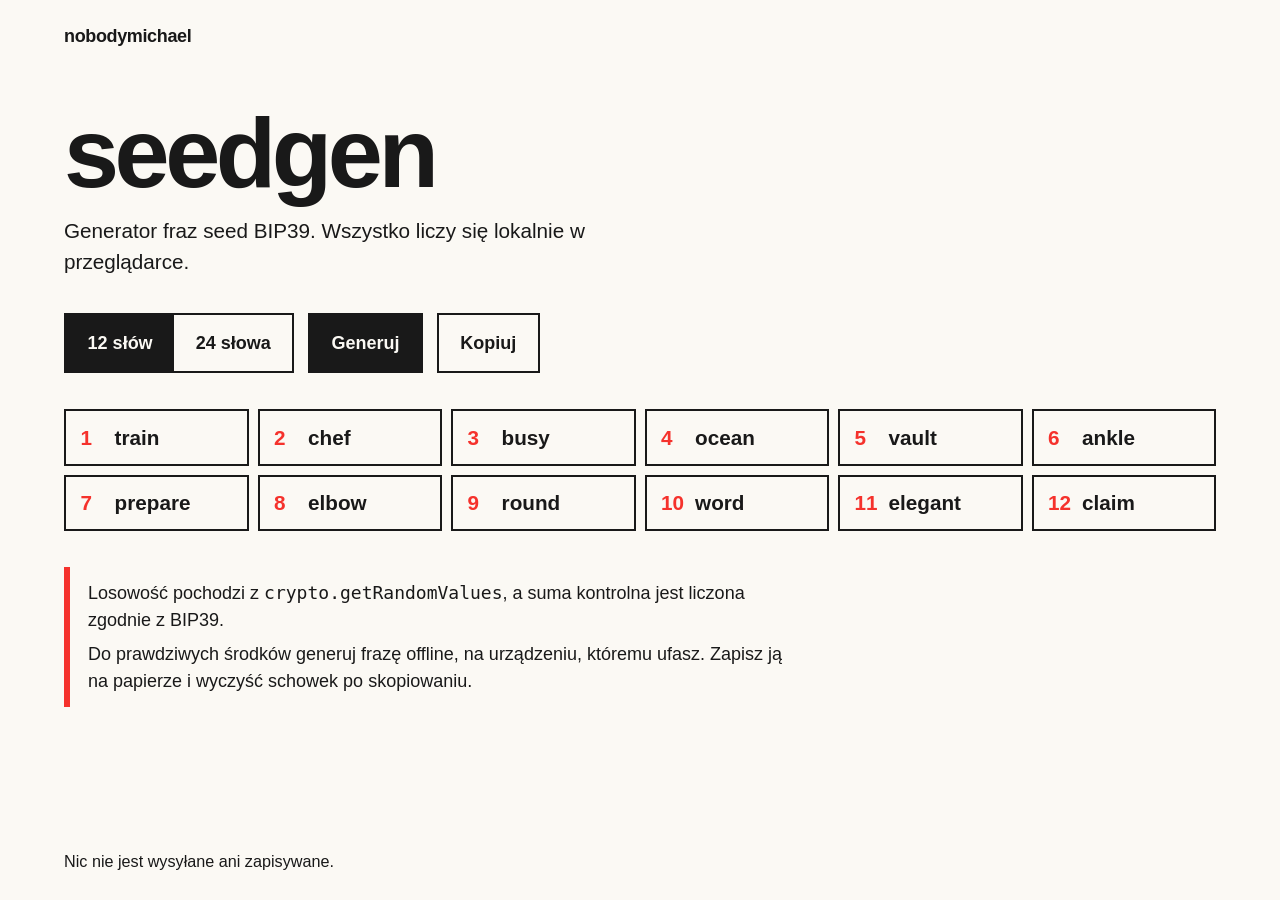
<file: index.html>
<!doctype html>
<html lang="pl">
<head>
<meta charset="utf-8">
<meta name="viewport" content="width=device-width,initial-scale=1">
<meta name="theme-color" content="#FBF9F4">
<link rel="icon" href="data:image/svg+xml,%3Csvg xmlns='http://www.w3.org/2000/svg' viewBox='0 0 32 32'%3E%3Crect width='32' height='32' fill='%23191919'/%3E%3Ccircle cx='16' cy='16' r='7' fill='%23F5322C'/%3E%3C/svg%3E">
<title>seedgen | nobodymichael</title>
<link rel="stylesheet" href="style.css">
</head>
<body>
<div class="wrap">
<header><a class="brand" href="https://nobodymichael.github.io">nobodymichael</a></header>
<main>
<h1>seedgen</h1>
<p class="lead">Generator fraz seed BIP39. Wszystko liczy się lokalnie w przeglądarce.</p>
<div class="row">
<div class="seg" role="radiogroup" aria-label="Liczba słów">
<input type="radio" name="n" id="n12" value="12" checked><label for="n12">12 słów</label>
<input type="radio" name="n" id="n24" value="24"><label for="n24">24 słowa</label>
</div>
<button class="btn" id="gen">Generuj</button>
<button class="btn ghost" id="copy">Kopiuj</button>
</div>
<ol class="words" id="words" aria-live="polite"></ol>
<div class="note">
<p>Losowość pochodzi z <code>crypto.getRandomValues</code>, a suma kontrolna jest liczona zgodnie z BIP39.</p>
<p>Do prawdziwych środków generuj frazę offline, na urządzeniu, któremu ufasz. Zapisz ją na papierze i wyczyść schowek po skopiowaniu.</p>
</div>
</main>
</div>
<footer class="wrap">Nic nie jest wysyłane ani zapisywane.</footer>
<script>
(function(){
  var WORDS="abandon ability able about above absent absorb abstract absurd abuse access accident account accuse achieve acid acoustic acquire across act action actor actress actual adapt add addict address adjust admit adult advance advice aerobic affair afford afraid again age agent agree ahead aim air airport aisle alarm album alcohol alert alien all alley allow almost alone alpha already also alter always amateur amazing among amount amused analyst anchor ancient anger angle angry animal ankle announce annual another answer antenna antique anxiety any apart apology appear apple approve april arch arctic area arena argue arm armed armor army around arrange arrest arrive arrow art artefact artist artwork ask aspect assault asset assist assume asthma athlete atom attack attend attitude attract auction audit august aunt author auto autumn average avocado avoid awake aware away awesome awful awkward axis baby bachelor bacon badge bag balance balcony ball bamboo banana banner bar barely bargain barrel base basic basket battle beach bean beauty because become beef before begin behave behind believe below belt bench benefit best betray better between beyond bicycle bid bike bind biology bird birth bitter black blade blame blanket blast bleak bless blind blood blossom blouse blue blur blush board boat body boil bomb bone bonus book boost border boring borrow boss bottom bounce box boy bracket brain brand brass brave bread breeze brick bridge brief bright bring brisk broccoli broken bronze broom brother brown brush bubble buddy budget buffalo build bulb bulk bullet bundle bunker burden burger burst bus business busy butter buyer buzz cabbage cabin cable cactus cage cake call calm camera camp can canal cancel candy cannon canoe canvas canyon capable capital captain car carbon card cargo carpet carry cart case cash casino castle casual cat catalog catch category cattle caught cause caution cave ceiling celery cement census century cereal certain chair chalk champion change chaos chapter charge chase chat cheap check cheese chef cherry chest chicken chief child chimney choice choose chronic chuckle chunk churn cigar cinnamon circle citizen city civil claim clap clarify claw clay clean clerk clever click client cliff climb clinic clip clock clog close cloth cloud clown club clump cluster clutch coach coast coconut code coffee coil coin collect color column combine come comfort comic common company concert conduct confirm congress connect consider control convince cook cool copper copy coral core corn correct cost cotton couch country couple course cousin cover coyote crack cradle craft cram crane crash crater crawl crazy cream credit creek crew cricket crime crisp critic crop cross crouch crowd crucial cruel cruise crumble crunch crush cry crystal cube culture cup cupboard curious current curtain curve cushion custom cute cycle dad damage damp dance danger daring dash daughter dawn day deal debate debris decade december decide decline decorate decrease deer defense define defy degree delay deliver demand demise denial dentist deny depart depend deposit depth deputy derive describe desert design desk despair destroy detail detect develop device devote diagram dial diamond diary dice diesel diet differ digital dignity dilemma dinner dinosaur direct dirt disagree discover disease dish dismiss disorder display distance divert divide divorce dizzy doctor document dog doll dolphin domain donate donkey donor door dose double dove draft dragon drama drastic draw dream dress drift drill drink drip drive drop drum dry duck dumb dune during dust dutch duty dwarf dynamic eager eagle early earn earth easily east easy echo ecology economy edge edit educate effort egg eight either elbow elder electric elegant element elephant elevator elite else embark embody embrace emerge emotion employ empower empty enable enact end endless endorse enemy energy enforce engage engine enhance enjoy enlist enough enrich enroll ensure enter entire entry envelope episode equal equip era erase erode erosion error erupt escape essay essence estate eternal ethics evidence evil evoke evolve exact example excess exchange excite exclude excuse execute exercise exhaust exhibit exile exist exit exotic expand expect expire explain expose express extend extra eye eyebrow fabric face faculty fade faint faith fall false fame family famous fan fancy fantasy farm fashion fat fatal father fatigue fault favorite feature february federal fee feed feel female fence festival fetch fever few fiber fiction field figure file film filter final find fine finger finish fire firm first fiscal fish fit fitness fix flag flame flash flat flavor flee flight flip float flock floor flower fluid flush fly foam focus fog foil fold follow food foot force forest forget fork fortune forum forward fossil foster found fox fragile frame frequent fresh friend fringe frog front frost frown frozen fruit fuel fun funny furnace fury future gadget gain galaxy gallery game gap garage garbage garden garlic garment gas gasp gate gather gauge gaze general genius genre gentle genuine gesture ghost giant gift giggle ginger giraffe girl give glad glance glare glass glide glimpse globe gloom glory glove glow glue goat goddess gold good goose gorilla gospel gossip govern gown grab grace grain grant grape grass gravity great green grid grief grit grocery group grow grunt guard guess guide guilt guitar gun gym habit hair half hammer hamster hand happy harbor hard harsh harvest hat have hawk hazard head health heart heavy hedgehog height hello helmet help hen hero hidden high hill hint hip hire history hobby hockey hold hole holiday hollow home honey hood hope horn horror horse hospital host hotel hour hover hub huge human humble humor hundred hungry hunt hurdle hurry hurt husband hybrid ice icon idea identify idle ignore ill illegal illness image imitate immense immune impact impose improve impulse inch include income increase index indicate indoor industry infant inflict inform inhale inherit initial inject injury inmate inner innocent input inquiry insane insect inside inspire install intact interest into invest invite involve iron island isolate issue item ivory jacket jaguar jar jazz jealous jeans jelly jewel job join joke journey joy judge juice jump jungle junior junk just kangaroo keen keep ketchup key kick kid kidney kind kingdom kiss kit kitchen kite kitten kiwi knee knife knock know lab label labor ladder lady lake lamp language laptop large later latin laugh laundry lava law lawn lawsuit layer lazy leader leaf learn leave lecture left leg legal legend leisure lemon lend length lens leopard lesson letter level liar liberty library license life lift light like limb limit link lion liquid list little live lizard load loan lobster local lock logic lonely long loop lottery loud lounge love loyal lucky luggage lumber lunar lunch luxury lyrics machine mad magic magnet maid mail main major make mammal man manage mandate mango mansion manual maple marble march margin marine market marriage mask mass master match material math matrix matter maximum maze meadow mean measure meat mechanic medal media melody melt member memory mention menu mercy merge merit merry mesh message metal method middle midnight milk million mimic mind minimum minor minute miracle mirror misery miss mistake mix mixed mixture mobile model modify mom moment monitor monkey monster month moon moral more morning mosquito mother motion motor mountain mouse move movie much muffin mule multiply muscle museum mushroom music must mutual myself mystery myth naive name napkin narrow nasty nation nature near neck need negative neglect neither nephew nerve nest net network neutral never news next nice night noble noise nominee noodle normal north nose notable note nothing notice novel now nuclear number nurse nut oak obey object oblige obscure observe obtain obvious occur ocean october odor off offer office often oil okay old olive olympic omit once one onion online only open opera opinion oppose option orange orbit orchard order ordinary organ orient original orphan ostrich other outdoor outer output outside oval oven over own owner oxygen oyster ozone pact paddle page pair palace palm panda panel panic panther paper parade parent park parrot party pass patch path patient patrol pattern pause pave payment peace peanut pear peasant pelican pen penalty pencil people pepper perfect permit person pet phone photo phrase physical piano picnic picture piece pig pigeon pill pilot pink pioneer pipe pistol pitch pizza place planet plastic plate play please pledge pluck plug plunge poem poet point polar pole police pond pony pool popular portion position possible post potato pottery poverty powder power practice praise predict prefer prepare present pretty prevent price pride primary print priority prison private prize problem process produce profit program project promote proof property prosper protect proud provide public pudding pull pulp pulse pumpkin punch pupil puppy purchase purity purpose purse push put puzzle pyramid quality quantum quarter question quick quit quiz quote rabbit raccoon race rack radar radio rail rain raise rally ramp ranch random range rapid rare rate rather raven raw razor ready real reason rebel rebuild recall receive recipe record recycle reduce reflect reform refuse region regret regular reject relax release relief rely remain remember remind remove render renew rent reopen repair repeat replace report require rescue resemble resist resource response result retire retreat return reunion reveal review reward rhythm rib ribbon rice rich ride ridge rifle right rigid ring riot ripple risk ritual rival river road roast robot robust rocket romance roof rookie room rose rotate rough round route royal rubber rude rug rule run runway rural sad saddle sadness safe sail salad salmon salon salt salute same sample sand satisfy satoshi sauce sausage save say scale scan scare scatter scene scheme school science scissors scorpion scout scrap screen script scrub sea search season seat second secret section security seed seek segment select sell seminar senior sense sentence series service session settle setup seven shadow shaft shallow share shed shell sheriff shield shift shine ship shiver shock shoe shoot shop short shoulder shove shrimp shrug shuffle shy sibling sick side siege sight sign silent silk silly silver similar simple since sing siren sister situate six size skate sketch ski skill skin skirt skull slab slam sleep slender slice slide slight slim slogan slot slow slush small smart smile smoke smooth snack snake snap sniff snow soap soccer social sock soda soft solar soldier solid solution solve someone song soon sorry sort soul sound soup source south space spare spatial spawn speak special speed spell spend sphere spice spider spike spin spirit split spoil sponsor spoon sport spot spray spread spring spy square squeeze squirrel stable stadium staff stage stairs stamp stand start state stay steak steel stem step stereo stick still sting stock stomach stone stool story stove strategy street strike strong struggle student stuff stumble style subject submit subway success such sudden suffer sugar suggest suit summer sun sunny sunset super supply supreme sure surface surge surprise surround survey suspect sustain swallow swamp swap swarm swear sweet swift swim swing switch sword symbol symptom syrup system table tackle tag tail talent talk tank tape target task taste tattoo taxi teach team tell ten tenant tennis tent term test text thank that theme then theory there they thing this thought three thrive throw thumb thunder ticket tide tiger tilt timber time tiny tip tired tissue title toast tobacco today toddler toe together toilet token tomato tomorrow tone tongue tonight tool tooth top topic topple torch tornado tortoise toss total tourist toward tower town toy track trade traffic tragic train transfer trap trash travel tray treat tree trend trial tribe trick trigger trim trip trophy trouble truck true truly trumpet trust truth try tube tuition tumble tuna tunnel turkey turn turtle twelve twenty twice twin twist two type typical ugly umbrella unable unaware uncle uncover under undo unfair unfold unhappy uniform unique unit universe unknown unlock until unusual unveil update upgrade uphold upon upper upset urban urge usage use used useful useless usual utility vacant vacuum vague valid valley valve van vanish vapor various vast vault vehicle velvet vendor venture venue verb verify version very vessel veteran viable vibrant vicious victory video view village vintage violin virtual virus visa visit visual vital vivid vocal voice void volcano volume vote voyage wage wagon wait walk wall walnut want warfare warm warrior wash wasp waste water wave way wealth weapon wear weasel weather web wedding weekend weird welcome west wet whale what wheat wheel when where whip whisper wide width wife wild will win window wine wing wink winner winter wire wisdom wise wish witness wolf woman wonder wood wool word work world worry worth wrap wreck wrestle wrist write wrong yard year yellow you young youth zebra zero zone zoo".split(" ");
  var list=document.getElementById("words"), current=[];
  function bin(b){ return b.toString(2).padStart(8,"0"); }
  async function generate(){
    var n=document.getElementById("n24").checked?24:12, ent=n===12?16:32;
    var bytes=crypto.getRandomValues(new Uint8Array(ent));
    var hash=new Uint8Array(await crypto.subtle.digest("SHA-256",bytes));
    var bits=Array.from(bytes).map(bin).join("")+bin(hash[0]).slice(0,ent*8/32);
    current=[];
    for(var i=0;i<n;i++) current.push(WORDS[parseInt(bits.slice(i*11,i*11+11),2)]);
    list.innerHTML="";
    current.forEach(function(w,i){
      var li=document.createElement("li"), s=document.createElement("span");
      s.className="n"; s.textContent=i+1; li.append(s,w); list.append(li);
    });
  }
  document.getElementById("gen").onclick=generate;
  document.getElementById("n12").onchange=generate;
  document.getElementById("n24").onchange=generate;
  document.getElementById("copy").onclick=function(){
    var b=this; navigator.clipboard.writeText(current.join(" ")).then(function(){
      b.textContent="Skopiowano"; setTimeout(function(){b.textContent="Kopiuj"},1500);
    });
  };
  generate();
})();
</script>
</body>
</html>
</file>
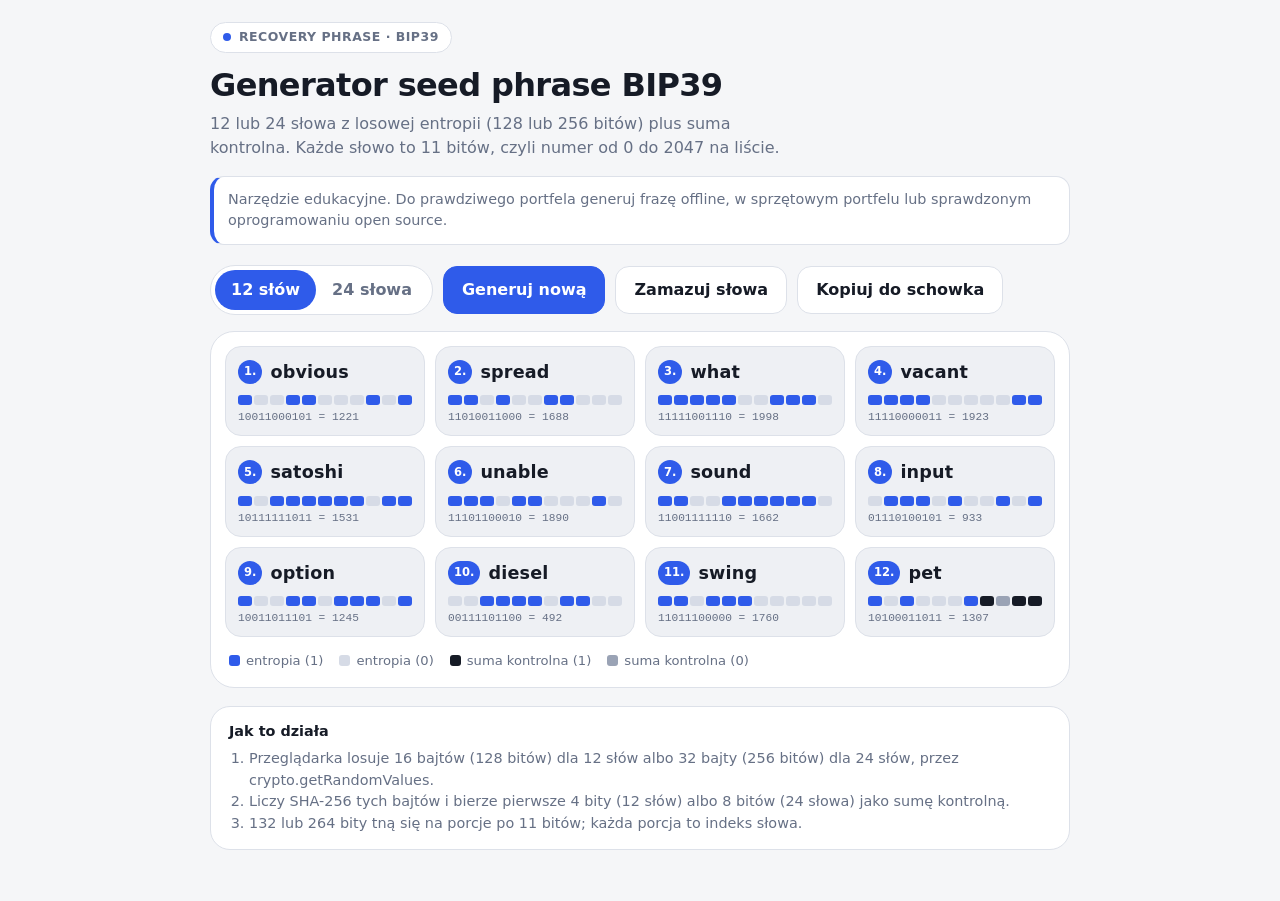
<file: index.html.html>
<!DOCTYPE html>
<html lang="pl">
<head>
<meta charset="utf-8">
<meta name="viewport" content="width=device-width, initial-scale=1, viewport-fit=cover">
<title>Generator seed phrase BIP39</title>
<style>
:root{--bg:#f5f6f8;--surf:#ffffff;--surf2:#eef0f4;--ink:#161b26;--mute:#667085;--line:#dde1e9;--acc:#2F5BEA;--ent:#2F5BEA;--entoff:#d6dbe6;--chk:#161b26;--chkoff:#9aa3b5;color-scheme:light;box-sizing:border-box;padding-top:env(safe-area-inset-top,0px);padding-bottom:env(safe-area-inset-bottom,0px)}
@media (prefers-color-scheme:dark){:root:not([data-theme="light"]){--bg:#0d1016;--surf:#161a22;--surf2:#1d222c;--ink:#eef1f6;--mute:#8d96a8;--line:#272d39;--acc:#2F5BEA;--ent:#2F5BEA;--entoff:#303747;--chk:#eef1f6;--chkoff:#6b7487;color-scheme:dark;}}
:root[data-theme="dark"]{--bg:#0d1016;--surf:#161a22;--surf2:#1d222c;--ink:#eef1f6;--mute:#8d96a8;--line:#272d39;--acc:#2F5BEA;--ent:#2F5BEA;--entoff:#303747;--chk:#eef1f6;--chkoff:#6b7487;color-scheme:dark;}
*{box-sizing:border-box}
html,body{margin:0}
body{background:var(--bg);color:var(--ink);font:16px/1.5 system-ui,-apple-system,"Segoe UI",Roboto,sans-serif;padding:22px 16px 48px;min-height:100vh}
main{max-width:860px;margin:0 auto}
.eyebrow{display:inline-flex;align-items:center;gap:8px;padding:5px 12px;border-radius:999px;background:var(--surf);border:1px solid var(--line);color:var(--mute);font-size:.78rem;font-weight:600;letter-spacing:.04em;text-transform:uppercase}
.eyebrow span{width:8px;height:8px;border-radius:50%;background:var(--acc)}
h1{font-size:2rem;line-height:1.15;margin:14px 0 8px;letter-spacing:-.02em}
.sub{color:var(--mute);margin:0 0 16px;max-width:58ch}
.warn{display:block;margin:0 0 20px;padding:12px 14px;border-radius:14px;background:var(--surf);border:1px solid var(--line);border-left:4px solid var(--acc);color:var(--mute);font-size:.9rem}
.bar{display:flex;flex-wrap:wrap;align-items:center;gap:10px;margin-bottom:16px}
button{font:inherit;font-weight:600;border:1px solid var(--line);background:var(--surf);color:var(--ink);padding:11px 18px;border-radius:14px;cursor:pointer;transition:transform .1s,border-color .2s}
button:hover{border-color:var(--mute)}
button.primary{background:var(--acc);color:#fff;border-color:var(--acc)}
button.primary:hover{filter:brightness(1.08)}
button:active{transform:translateY(1px)}
button:focus-visible{outline:3px solid var(--acc);outline-offset:2px}
.seg{display:inline-flex;padding:4px;border-radius:999px;background:var(--surf);border:1px solid var(--line)}
.seg button{border:0;background:transparent;color:var(--mute);border-radius:999px;padding:8px 16px}
.seg button.on{background:var(--acc);color:#fff}
.panel{background:var(--surf);border:1px solid var(--line);border-radius:24px;padding:14px}
.grid{display:grid;grid-template-columns:repeat(auto-fill,minmax(160px,1fr));gap:10px}
.card{background:var(--surf2);border:1px solid var(--line);border-radius:16px;padding:12px;transition:border-color .2s}
.card:hover{border-color:var(--acc)}
.top{display:flex;align-items:center;gap:8px}
.n{display:inline-grid;place-items:center;min-width:24px;height:24px;padding:0 6px;border-radius:999px;background:var(--acc);color:#fff;font-size:.72rem;font-weight:700;font-variant-numeric:tabular-nums}
.word{font-size:1.1rem;font-weight:700;letter-spacing:.01em}
.bits{display:flex;gap:2px;margin:10px 0 6px}
.bits i{flex:1;height:10px;border-radius:3px;background:var(--entoff)}
.bits i.on{background:var(--ent)}
.bits i.c{background:var(--chkoff)}
.bits i.c.on{background:var(--chk)}
.idx{color:var(--mute);font:.7rem ui-monospace,Menlo,Consolas,monospace}
.grid.blur .word,.grid.blur .bits,.grid.blur .idx{filter:blur(10px);user-select:none}
.word,.bits,.idx{transition:filter .25s}
.legend{display:flex;flex-wrap:wrap;gap:6px 16px;margin:14px 4px 2px;color:var(--mute);font-size:.82rem}
.legend b{display:inline-block;width:11px;height:11px;border-radius:3px;vertical-align:-1px;margin-right:6px}
.steps{margin-top:18px;background:var(--surf);border:1px solid var(--line);border-radius:20px;padding:14px 18px;color:var(--mute);font-size:.9rem}
.steps b{color:var(--ink)}
.steps ol{margin:6px 0 0;padding-left:20px}
#toast{position:fixed;left:50%;bottom:calc(24px + env(safe-area-inset-bottom,0px));transform:translateX(-50%);background:var(--acc);color:#fff;font-weight:600;padding:10px 18px;border-radius:999px;opacity:0;pointer-events:none;transition:opacity .2s}
#toast.show{opacity:1}
@media (prefers-reduced-motion:reduce){*{transition:none!important}}
</style>
</head>
<body>
<main>
<div class="eyebrow"><span></span>Recovery phrase · BIP39</div>
<h1>Generator seed phrase BIP39</h1>
<p class="sub">12 lub 24 słowa z losowej entropii (128 lub 256 bitów) plus suma kontrolna. Każde słowo to 11 bitów, czyli numer od 0 do 2047 na liście.</p>
<p class="warn">Narzędzie edukacyjne. Do prawdziwego portfela generuj frazę offline, w sprzętowym portfelu lub sprawdzonym oprogramowaniu open source.</p>
<div class="bar">
<div class="seg" role="group" aria-label="Liczba słów"><button id="w12" class="on" aria-pressed="true">12 słów</button><button id="w24" aria-pressed="false">24 słowa</button></div>
<button class="primary" id="gen">Generuj nową</button>
<button id="blur" aria-pressed="false">Zamazuj słowa</button>
<button id="copy">Kopiuj do schowka</button>
</div>
<section class="panel">
<div class="grid" id="grid" aria-live="polite"></div>
<div class="legend"><span><b style="background:var(--ent)"></b>entropia (1)</span><span><b style="background:var(--entoff)"></b>entropia (0)</span><span><b style="background:var(--chk)"></b>suma kontrolna (1)</span><span><b style="background:var(--chkoff)"></b>suma kontrolna (0)</span></div>
</section>
<div class="steps"><b>Jak to działa</b>
<ol>
<li>Przeglądarka losuje 16 bajtów (128 bitów) dla 12 słów albo 32 bajty (256 bitów) dla 24 słów, przez crypto.getRandomValues.</li>
<li>Liczy SHA-256 tych bajtów i bierze pierwsze 4 bity (12 słów) albo 8 bitów (24 słowa) jako sumę kontrolną.</li>
<li>132 lub 264 bity tną się na porcje po 11 bitów; każda porcja to indeks słowa.</li>
</ol></div>
</main>
<div id="toast" role="status"></div>
<script>
const WORDS = "abandon,ability,able,about,above,absent,absorb,abstract,absurd,abuse,access,accident,account,accuse,achieve,acid,acoustic,acquire,across,act,action,actor,actress,actual,adapt,add,addict,address,adjust,admit,adult,advance,advice,aerobic,affair,afford,afraid,again,age,agent,agree,ahead,aim,air,airport,aisle,alarm,album,alcohol,alert,alien,all,alley,allow,almost,alone,alpha,already,also,alter,always,amateur,amazing,among,amount,amused,analyst,anchor,ancient,anger,angle,angry,animal,ankle,announce,annual,another,answer,antenna,antique,anxiety,any,apart,apology,appear,apple,approve,april,arch,arctic,area,arena,argue,arm,armed,armor,army,around,arrange,arrest,arrive,arrow,art,artefact,artist,artwork,ask,aspect,assault,asset,assist,assume,asthma,athlete,atom,attack,attend,attitude,attract,auction,audit,august,aunt,author,auto,autumn,average,avocado,avoid,awake,aware,away,awesome,awful,awkward,axis,baby,bachelor,bacon,badge,bag,balance,balcony,ball,bamboo,banana,banner,bar,barely,bargain,barrel,base,basic,basket,battle,beach,bean,beauty,because,become,beef,before,begin,behave,behind,believe,below,belt,bench,benefit,best,betray,better,between,beyond,bicycle,bid,bike,bind,biology,bird,birth,bitter,black,blade,blame,blanket,blast,bleak,bless,blind,blood,blossom,blouse,blue,blur,blush,board,boat,body,boil,bomb,bone,bonus,book,boost,border,boring,borrow,boss,bottom,bounce,box,boy,bracket,brain,brand,brass,brave,bread,breeze,brick,bridge,brief,bright,bring,brisk,broccoli,broken,bronze,broom,brother,brown,brush,bubble,buddy,budget,buffalo,build,bulb,bulk,bullet,bundle,bunker,burden,burger,burst,bus,business,busy,butter,buyer,buzz,cabbage,cabin,cable,cactus,cage,cake,call,calm,camera,camp,can,canal,cancel,candy,cannon,canoe,canvas,canyon,capable,capital,captain,car,carbon,card,cargo,carpet,carry,cart,case,cash,casino,castle,casual,cat,catalog,catch,category,cattle,caught,cause,caution,cave,ceiling,celery,cement,census,century,cereal,certain,chair,chalk,champion,change,chaos,chapter,charge,chase,chat,cheap,check,cheese,chef,cherry,chest,chicken,chief,child,chimney,choice,choose,chronic,chuckle,chunk,churn,cigar,cinnamon,circle,citizen,city,civil,claim,clap,clarify,claw,clay,clean,clerk,clever,click,client,cliff,climb,clinic,clip,clock,clog,close,cloth,cloud,clown,club,clump,cluster,clutch,coach,coast,coconut,code,coffee,coil,coin,collect,color,column,combine,come,comfort,comic,common,company,concert,conduct,confirm,congress,connect,consider,control,convince,cook,cool,copper,copy,coral,core,corn,correct,cost,cotton,couch,country,couple,course,cousin,cover,coyote,crack,cradle,craft,cram,crane,crash,crater,crawl,crazy,cream,credit,creek,crew,cricket,crime,crisp,critic,crop,cross,crouch,crowd,crucial,cruel,cruise,crumble,crunch,crush,cry,crystal,cube,culture,cup,cupboard,curious,current,curtain,curve,cushion,custom,cute,cycle,dad,damage,damp,dance,danger,daring,dash,daughter,dawn,day,deal,debate,debris,decade,december,decide,decline,decorate,decrease,deer,defense,define,defy,degree,delay,deliver,demand,demise,denial,dentist,deny,depart,depend,deposit,depth,deputy,derive,describe,desert,design,desk,despair,destroy,detail,detect,develop,device,devote,diagram,dial,diamond,diary,dice,diesel,diet,differ,digital,dignity,dilemma,dinner,dinosaur,direct,dirt,disagree,discover,disease,dish,dismiss,disorder,display,distance,divert,divide,divorce,dizzy,doctor,document,dog,doll,dolphin,domain,donate,donkey,donor,door,dose,double,dove,draft,dragon,drama,drastic,draw,dream,dress,drift,drill,drink,drip,drive,drop,drum,dry,duck,dumb,dune,during,dust,dutch,duty,dwarf,dynamic,eager,eagle,early,earn,earth,easily,east,easy,echo,ecology,economy,edge,edit,educate,effort,egg,eight,either,elbow,elder,electric,elegant,element,elephant,elevator,elite,else,embark,embody,embrace,emerge,emotion,employ,empower,empty,enable,enact,end,endless,endorse,enemy,energy,enforce,engage,engine,enhance,enjoy,enlist,enough,enrich,enroll,ensure,enter,entire,entry,envelope,episode,equal,equip,era,erase,erode,erosion,error,erupt,escape,essay,essence,estate,eternal,ethics,evidence,evil,evoke,evolve,exact,example,excess,exchange,excite,exclude,excuse,execute,exercise,exhaust,exhibit,exile,exist,exit,exotic,expand,expect,expire,explain,expose,express,extend,extra,eye,eyebrow,fabric,face,faculty,fade,faint,faith,fall,false,fame,family,famous,fan,fancy,fantasy,farm,fashion,fat,fatal,father,fatigue,fault,favorite,feature,february,federal,fee,feed,feel,female,fence,festival,fetch,fever,few,fiber,fiction,field,figure,file,film,filter,final,find,fine,finger,finish,fire,firm,first,fiscal,fish,fit,fitness,fix,flag,flame,flash,flat,flavor,flee,flight,flip,float,flock,floor,flower,fluid,flush,fly,foam,focus,fog,foil,fold,follow,food,foot,force,forest,forget,fork,fortune,forum,forward,fossil,foster,found,fox,fragile,frame,frequent,fresh,friend,fringe,frog,front,frost,frown,frozen,fruit,fuel,fun,funny,furnace,fury,future,gadget,gain,galaxy,gallery,game,gap,garage,garbage,garden,garlic,garment,gas,gasp,gate,gather,gauge,gaze,general,genius,genre,gentle,genuine,gesture,ghost,giant,gift,giggle,ginger,giraffe,girl,give,glad,glance,glare,glass,glide,glimpse,globe,gloom,glory,glove,glow,glue,goat,goddess,gold,good,goose,gorilla,gospel,gossip,govern,gown,grab,grace,grain,grant,grape,grass,gravity,great,green,grid,grief,grit,grocery,group,grow,grunt,guard,guess,guide,guilt,guitar,gun,gym,habit,hair,half,hammer,hamster,hand,happy,harbor,hard,harsh,harvest,hat,have,hawk,hazard,head,health,heart,heavy,hedgehog,height,hello,helmet,help,hen,hero,hidden,high,hill,hint,hip,hire,history,hobby,hockey,hold,hole,holiday,hollow,home,honey,hood,hope,horn,horror,horse,hospital,host,hotel,hour,hover,hub,huge,human,humble,humor,hundred,hungry,hunt,hurdle,hurry,hurt,husband,hybrid,ice,icon,idea,identify,idle,ignore,ill,illegal,illness,image,imitate,immense,immune,impact,impose,improve,impulse,inch,include,income,increase,index,indicate,indoor,industry,infant,inflict,inform,inhale,inherit,initial,inject,injury,inmate,inner,innocent,input,inquiry,insane,insect,inside,inspire,install,intact,interest,into,invest,invite,involve,iron,island,isolate,issue,item,ivory,jacket,jaguar,jar,jazz,jealous,jeans,jelly,jewel,job,join,joke,journey,joy,judge,juice,jump,jungle,junior,junk,just,kangaroo,keen,keep,ketchup,key,kick,kid,kidney,kind,kingdom,kiss,kit,kitchen,kite,kitten,kiwi,knee,knife,knock,know,lab,label,labor,ladder,lady,lake,lamp,language,laptop,large,later,latin,laugh,laundry,lava,law,lawn,lawsuit,layer,lazy,leader,leaf,learn,leave,lecture,left,leg,legal,legend,leisure,lemon,lend,length,lens,leopard,lesson,letter,level,liar,liberty,library,license,life,lift,light,like,limb,limit,link,lion,liquid,list,little,live,lizard,load,loan,lobster,local,lock,logic,lonely,long,loop,lottery,loud,lounge,love,loyal,lucky,luggage,lumber,lunar,lunch,luxury,lyrics,machine,mad,magic,magnet,maid,mail,main,major,make,mammal,man,manage,mandate,mango,mansion,manual,maple,marble,march,margin,marine,market,marriage,mask,mass,master,match,material,math,matrix,matter,maximum,maze,meadow,mean,measure,meat,mechanic,medal,media,melody,melt,member,memory,mention,menu,mercy,merge,merit,merry,mesh,message,metal,method,middle,midnight,milk,million,mimic,mind,minimum,minor,minute,miracle,mirror,misery,miss,mistake,mix,mixed,mixture,mobile,model,modify,mom,moment,monitor,monkey,monster,month,moon,moral,more,morning,mosquito,mother,motion,motor,mountain,mouse,move,movie,much,muffin,mule,multiply,muscle,museum,mushroom,music,must,mutual,myself,mystery,myth,naive,name,napkin,narrow,nasty,nation,nature,near,neck,need,negative,neglect,neither,nephew,nerve,nest,net,network,neutral,never,news,next,nice,night,noble,noise,nominee,noodle,normal,north,nose,notable,note,nothing,notice,novel,now,nuclear,number,nurse,nut,oak,obey,object,oblige,obscure,observe,obtain,obvious,occur,ocean,october,odor,off,offer,office,often,oil,okay,old,olive,olympic,omit,once,one,onion,online,only,open,opera,opinion,oppose,option,orange,orbit,orchard,order,ordinary,organ,orient,original,orphan,ostrich,other,outdoor,outer,output,outside,oval,oven,over,own,owner,oxygen,oyster,ozone,pact,paddle,page,pair,palace,palm,panda,panel,panic,panther,paper,parade,parent,park,parrot,party,pass,patch,path,patient,patrol,pattern,pause,pave,payment,peace,peanut,pear,peasant,pelican,pen,penalty,pencil,people,pepper,perfect,permit,person,pet,phone,photo,phrase,physical,piano,picnic,picture,piece,pig,pigeon,pill,pilot,pink,pioneer,pipe,pistol,pitch,pizza,place,planet,plastic,plate,play,please,pledge,pluck,plug,plunge,poem,poet,point,polar,pole,police,pond,pony,pool,popular,portion,position,possible,post,potato,pottery,poverty,powder,power,practice,praise,predict,prefer,prepare,present,pretty,prevent,price,pride,primary,print,priority,prison,private,prize,problem,process,produce,profit,program,project,promote,proof,property,prosper,protect,proud,provide,public,pudding,pull,pulp,pulse,pumpkin,punch,pupil,puppy,purchase,purity,purpose,purse,push,put,puzzle,pyramid,quality,quantum,quarter,question,quick,quit,quiz,quote,rabbit,raccoon,race,rack,radar,radio,rail,rain,raise,rally,ramp,ranch,random,range,rapid,rare,rate,rather,raven,raw,razor,ready,real,reason,rebel,rebuild,recall,receive,recipe,record,recycle,reduce,reflect,reform,refuse,region,regret,regular,reject,relax,release,relief,rely,remain,remember,remind,remove,render,renew,rent,reopen,repair,repeat,replace,report,require,rescue,resemble,resist,resource,response,result,retire,retreat,return,reunion,reveal,review,reward,rhythm,rib,ribbon,rice,rich,ride,ridge,rifle,right,rigid,ring,riot,ripple,risk,ritual,rival,river,road,roast,robot,robust,rocket,romance,roof,rookie,room,rose,rotate,rough,round,route,royal,rubber,rude,rug,rule,run,runway,rural,sad,saddle,sadness,safe,sail,salad,salmon,salon,salt,salute,same,sample,sand,satisfy,satoshi,sauce,sausage,save,say,scale,scan,scare,scatter,scene,scheme,school,science,scissors,scorpion,scout,scrap,screen,script,scrub,sea,search,season,seat,second,secret,section,security,seed,seek,segment,select,sell,seminar,senior,sense,sentence,series,service,session,settle,setup,seven,shadow,shaft,shallow,share,shed,shell,sheriff,shield,shift,shine,ship,shiver,shock,shoe,shoot,shop,short,shoulder,shove,shrimp,shrug,shuffle,shy,sibling,sick,side,siege,sight,sign,silent,silk,silly,silver,similar,simple,since,sing,siren,sister,situate,six,size,skate,sketch,ski,skill,skin,skirt,skull,slab,slam,sleep,slender,slice,slide,slight,slim,slogan,slot,slow,slush,small,smart,smile,smoke,smooth,snack,snake,snap,sniff,snow,soap,soccer,social,sock,soda,soft,solar,soldier,solid,solution,solve,someone,song,soon,sorry,sort,soul,sound,soup,source,south,space,spare,spatial,spawn,speak,special,speed,spell,spend,sphere,spice,spider,spike,spin,spirit,split,spoil,sponsor,spoon,sport,spot,spray,spread,spring,spy,square,squeeze,squirrel,stable,stadium,staff,stage,stairs,stamp,stand,start,state,stay,steak,steel,stem,step,stereo,stick,still,sting,stock,stomach,stone,stool,story,stove,strategy,street,strike,strong,struggle,student,stuff,stumble,style,subject,submit,subway,success,such,sudden,suffer,sugar,suggest,suit,summer,sun,sunny,sunset,super,supply,supreme,sure,surface,surge,surprise,surround,survey,suspect,sustain,swallow,swamp,swap,swarm,swear,sweet,swift,swim,swing,switch,sword,symbol,symptom,syrup,system,table,tackle,tag,tail,talent,talk,tank,tape,target,task,taste,tattoo,taxi,teach,team,tell,ten,tenant,tennis,tent,term,test,text,thank,that,theme,then,theory,there,they,thing,this,thought,three,thrive,throw,thumb,thunder,ticket,tide,tiger,tilt,timber,time,tiny,tip,tired,tissue,title,toast,tobacco,today,toddler,toe,together,toilet,token,tomato,tomorrow,tone,tongue,tonight,tool,tooth,top,topic,topple,torch,tornado,tortoise,toss,total,tourist,toward,tower,town,toy,track,trade,traffic,tragic,train,transfer,trap,trash,travel,tray,treat,tree,trend,trial,tribe,trick,trigger,trim,trip,trophy,trouble,truck,true,truly,trumpet,trust,truth,try,tube,tuition,tumble,tuna,tunnel,turkey,turn,turtle,twelve,twenty,twice,twin,twist,two,type,typical,ugly,umbrella,unable,unaware,uncle,uncover,under,undo,unfair,unfold,unhappy,uniform,unique,unit,universe,unknown,unlock,until,unusual,unveil,update,upgrade,uphold,upon,upper,upset,urban,urge,usage,use,used,useful,useless,usual,utility,vacant,vacuum,vague,valid,valley,valve,van,vanish,vapor,various,vast,vault,vehicle,velvet,vendor,venture,venue,verb,verify,version,very,vessel,veteran,viable,vibrant,vicious,victory,video,view,village,vintage,violin,virtual,virus,visa,visit,visual,vital,vivid,vocal,voice,void,volcano,volume,vote,voyage,wage,wagon,wait,walk,wall,walnut,want,warfare,warm,warrior,wash,wasp,waste,water,wave,way,wealth,weapon,wear,weasel,weather,web,wedding,weekend,weird,welcome,west,wet,whale,what,wheat,wheel,when,where,whip,whisper,wide,width,wife,wild,will,win,window,wine,wing,wink,winner,winter,wire,wisdom,wise,wish,witness,wolf,woman,wonder,wood,wool,word,work,world,worry,worth,wrap,wreck,wrestle,wrist,write,wrong,yard,year,yellow,you,young,youth,zebra,zero,zone,zoo".split(",");
const grid = document.getElementById("grid");
const toast = document.getElementById("toast");
let phrase = [];
let busy = false;

let count = 12;
async function makePhrase(){
  const ent = new Uint8Array(count*4/3);
  crypto.getRandomValues(ent);
  const hash = new Uint8Array(await crypto.subtle.digest("SHA-256", ent));
  const bin = b => b.toString(2).padStart(8,"0");
  const bits = Array.from(ent).map(bin).join("") + bin(hash[0]).slice(0,count/3);
  const out = [];
  for(let i=0;i<count;i++){
    const chunk = bits.slice(i*11,(i+1)*11);
    out.push({chunk, idx:parseInt(chunk,2), word:WORDS[parseInt(chunk,2)], chk: i===count-1});
  }
  return out;
}

function build(){
  grid.innerHTML = "";
  for(let i=0;i<count;i++){
    const c = document.createElement("div");
    c.className = "card";
    c.innerHTML = '<div class="top"><span class="n">'+(i+1)+'.</span><span class="word"></span></div><div class="bits"></div><div class="idx"></div>';
    grid.appendChild(c);
  }
}

function paint(i, item){
  const c = grid.children[i];
  c.querySelector(".word").textContent = item.word;
  c.querySelector(".idx").textContent = item.chunk + " = " + item.idx;
  const b = c.querySelector(".bits");
  b.innerHTML = "";
  for(let k=0;k<11;k++){
    const s = document.createElement("i");
    if(item.chunk[k]==="1") s.className = "on";
    if(item.chk && k>=11-count/3) s.className = "c" + (item.chunk[k]==="1" ? " on" : "");
    b.appendChild(s);
  }
}

async function generate(){
  if(busy) return;
  busy = true;
  phrase = await makePhrase();
  const reduce = matchMedia("(prefers-reduced-motion: reduce)").matches;
  if(!reduce){
    for(let t=0;t<8;t++){
      for(let i=0;i<count;i++){
        const idx = Math.floor(Math.random()*2048);
        const chunk = idx.toString(2).padStart(11,"0");
        paint(i,{chunk,idx,word:WORDS[idx],chk:i===count-1});
      }
      await new Promise(r=>setTimeout(r,60));
    }
  }
  phrase.forEach((p,i)=>paint(i,p));
  busy = false;
}

function note(msg){
  toast.textContent = msg;
  toast.classList.add("show");
  clearTimeout(note.t);
  note.t = setTimeout(()=>toast.classList.remove("show"),1800);
}

async function copyText(text){
  try{
    await navigator.clipboard.writeText(text);
    return true;
  }catch(e){
    try{
      const ta = document.createElement("textarea");
      ta.value = text;
      ta.style.position = "fixed";
      ta.style.opacity = "0";
      document.body.appendChild(ta);
      ta.select();
      const ok = document.execCommand("copy");
      ta.remove();
      return ok;
    }catch(e2){ return false; }
  }
}

document.getElementById("gen").onclick = generate;
document.getElementById("blur").onclick = e => {
  const on = grid.classList.toggle("blur");
  e.currentTarget.textContent = on ? "Pokaż słowa" : "Zamazuj słowa";
  e.currentTarget.setAttribute("aria-pressed", on);
};
document.getElementById("copy").onclick = async () => {
  if(!phrase.length) return;
  const ok = await copyText(phrase.map(p=>p.word).join(" "));
  note(ok ? "Skopiowano 12 słów" : "Nie udało się skopiować");
};

function setCount(n){
  if(busy||n===count) return;
  count = n;
  [["w12",12],["w24",24]].forEach(([id,v])=>{
    const b = document.getElementById(id);
    b.classList.toggle("on",v===n);
    b.setAttribute("aria-pressed",v===n);
  });
  build();
  generate();
}
document.getElementById("w12").onclick = ()=>setCount(12);
document.getElementById("w24").onclick = ()=>setCount(24);

build();
generate();
</script>
</body>
</html>
</file>
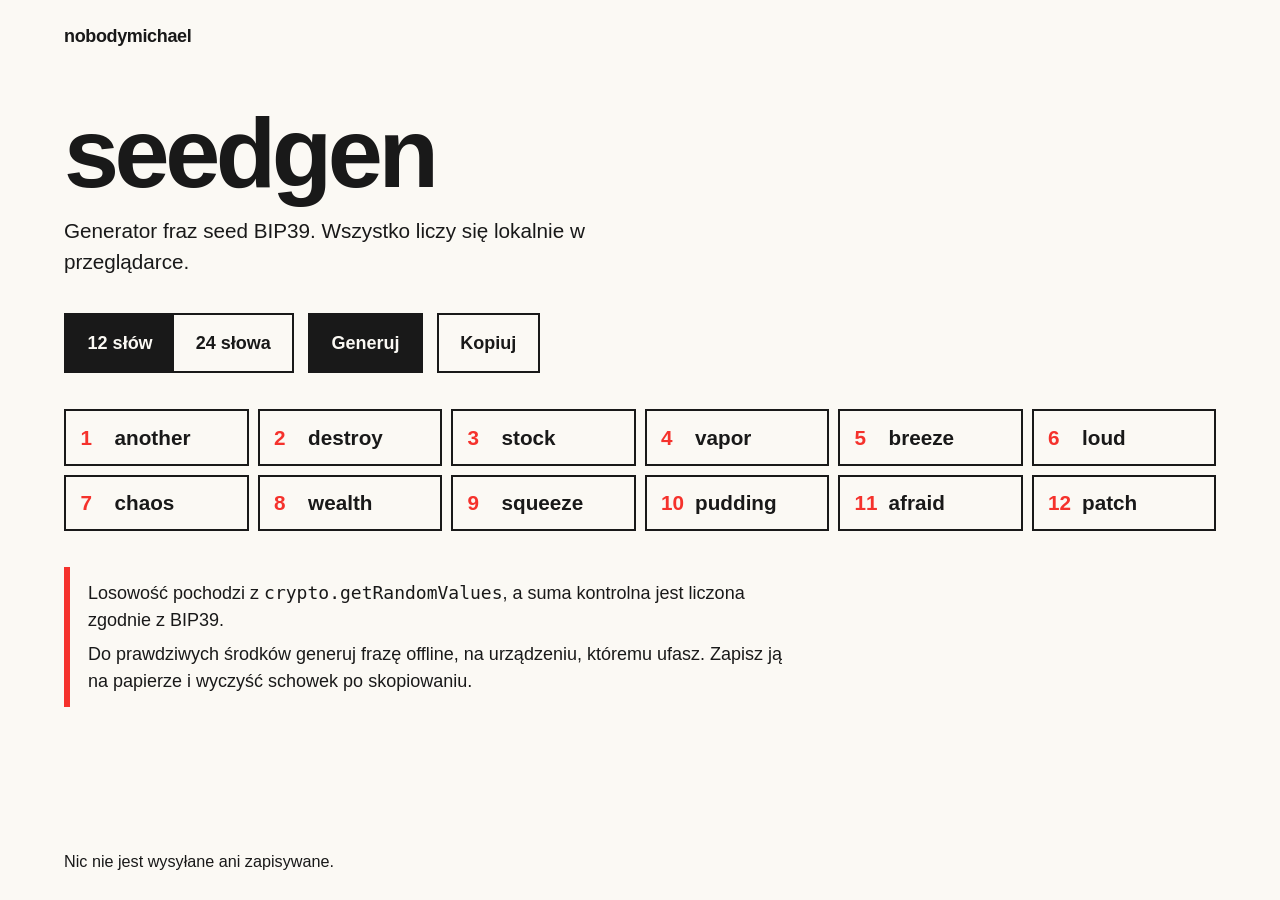
<file: seedgen.html>
<!doctype html>
<html lang="pl">
<head>
<meta charset="utf-8">
<meta name="viewport" content="width=device-width,initial-scale=1">
<meta name="theme-color" content="#FBF9F4">
<link rel="icon" href="data:image/svg+xml,%3Csvg xmlns='http://www.w3.org/2000/svg' viewBox='0 0 32 32'%3E%3Crect width='32' height='32' fill='%23191919'/%3E%3Ccircle cx='16' cy='16' r='7' fill='%23F5322C'/%3E%3C/svg%3E">
<title>seedgen | nobodymichael</title>
<link rel="stylesheet" href="style.css">
</head>
<body>
<div class="wrap">
<header><a class="brand" href="./">nobodymichael</a></header>
<main>
<h1>seedgen</h1>
<p class="lead">Generator fraz seed BIP39. Wszystko liczy się lokalnie w przeglądarce.</p>
<div class="row">
<div class="seg" role="radiogroup" aria-label="Liczba słów">
<input type="radio" name="n" id="n12" value="12" checked><label for="n12">12 słów</label>
<input type="radio" name="n" id="n24" value="24"><label for="n24">24 słowa</label>
</div>
<button class="btn" id="gen">Generuj</button>
<button class="btn ghost" id="copy">Kopiuj</button>
</div>
<ol class="words" id="words" aria-live="polite"></ol>
<div class="note">
<p>Losowość pochodzi z <code>crypto.getRandomValues</code>, a suma kontrolna jest liczona zgodnie z BIP39.</p>
<p>Do prawdziwych środków generuj frazę offline, na urządzeniu, któremu ufasz. Zapisz ją na papierze i wyczyść schowek po skopiowaniu.</p>
</div>
</main>
</div>
<footer class="wrap">Nic nie jest wysyłane ani zapisywane.</footer>
<script>
(function(){
  var WORDS="abandon ability able about above absent absorb abstract absurd abuse access accident account accuse achieve acid acoustic acquire across act action actor actress actual adapt add addict address adjust admit adult advance advice aerobic affair afford afraid again age agent agree ahead aim air airport aisle alarm album alcohol alert alien all alley allow almost alone alpha already also alter always amateur amazing among amount amused analyst anchor ancient anger angle angry animal ankle announce annual another answer antenna antique anxiety any apart apology appear apple approve april arch arctic area arena argue arm armed armor army around arrange arrest arrive arrow art artefact artist artwork ask aspect assault asset assist assume asthma athlete atom attack attend attitude attract auction audit august aunt author auto autumn average avocado avoid awake aware away awesome awful awkward axis baby bachelor bacon badge bag balance balcony ball bamboo banana banner bar barely bargain barrel base basic basket battle beach bean beauty because become beef before begin behave behind believe below belt bench benefit best betray better between beyond bicycle bid bike bind biology bird birth bitter black blade blame blanket blast bleak bless blind blood blossom blouse blue blur blush board boat body boil bomb bone bonus book boost border boring borrow boss bottom bounce box boy bracket brain brand brass brave bread breeze brick bridge brief bright bring brisk broccoli broken bronze broom brother brown brush bubble buddy budget buffalo build bulb bulk bullet bundle bunker burden burger burst bus business busy butter buyer buzz cabbage cabin cable cactus cage cake call calm camera camp can canal cancel candy cannon canoe canvas canyon capable capital captain car carbon card cargo carpet carry cart case cash casino castle casual cat catalog catch category cattle caught cause caution cave ceiling celery cement census century cereal certain chair chalk champion change chaos chapter charge chase chat cheap check cheese chef cherry chest chicken chief child chimney choice choose chronic chuckle chunk churn cigar cinnamon circle citizen city civil claim clap clarify claw clay clean clerk clever click client cliff climb clinic clip clock clog close cloth cloud clown club clump cluster clutch coach coast coconut code coffee coil coin collect color column combine come comfort comic common company concert conduct confirm congress connect consider control convince cook cool copper copy coral core corn correct cost cotton couch country couple course cousin cover coyote crack cradle craft cram crane crash crater crawl crazy cream credit creek crew cricket crime crisp critic crop cross crouch crowd crucial cruel cruise crumble crunch crush cry crystal cube culture cup cupboard curious current curtain curve cushion custom cute cycle dad damage damp dance danger daring dash daughter dawn day deal debate debris decade december decide decline decorate decrease deer defense define defy degree delay deliver demand demise denial dentist deny depart depend deposit depth deputy derive describe desert design desk despair destroy detail detect develop device devote diagram dial diamond diary dice diesel diet differ digital dignity dilemma dinner dinosaur direct dirt disagree discover disease dish dismiss disorder display distance divert divide divorce dizzy doctor document dog doll dolphin domain donate donkey donor door dose double dove draft dragon drama drastic draw dream dress drift drill drink drip drive drop drum dry duck dumb dune during dust dutch duty dwarf dynamic eager eagle early earn earth easily east easy echo ecology economy edge edit educate effort egg eight either elbow elder electric elegant element elephant elevator elite else embark embody embrace emerge emotion employ empower empty enable enact end endless endorse enemy energy enforce engage engine enhance enjoy enlist enough enrich enroll ensure enter entire entry envelope episode equal equip era erase erode erosion error erupt escape essay essence estate eternal ethics evidence evil evoke evolve exact example excess exchange excite exclude excuse execute exercise exhaust exhibit exile exist exit exotic expand expect expire explain expose express extend extra eye eyebrow fabric face faculty fade faint faith fall false fame family famous fan fancy fantasy farm fashion fat fatal father fatigue fault favorite feature february federal fee feed feel female fence festival fetch fever few fiber fiction field figure file film filter final find fine finger finish fire firm first fiscal fish fit fitness fix flag flame flash flat flavor flee flight flip float flock floor flower fluid flush fly foam focus fog foil fold follow food foot force forest forget fork fortune forum forward fossil foster found fox fragile frame frequent fresh friend fringe frog front frost frown frozen fruit fuel fun funny furnace fury future gadget gain galaxy gallery game gap garage garbage garden garlic garment gas gasp gate gather gauge gaze general genius genre gentle genuine gesture ghost giant gift giggle ginger giraffe girl give glad glance glare glass glide glimpse globe gloom glory glove glow glue goat goddess gold good goose gorilla gospel gossip govern gown grab grace grain grant grape grass gravity great green grid grief grit grocery group grow grunt guard guess guide guilt guitar gun gym habit hair half hammer hamster hand happy harbor hard harsh harvest hat have hawk hazard head health heart heavy hedgehog height hello helmet help hen hero hidden high hill hint hip hire history hobby hockey hold hole holiday hollow home honey hood hope horn horror horse hospital host hotel hour hover hub huge human humble humor hundred hungry hunt hurdle hurry hurt husband hybrid ice icon idea identify idle ignore ill illegal illness image imitate immense immune impact impose improve impulse inch include income increase index indicate indoor industry infant inflict inform inhale inherit initial inject injury inmate inner innocent input inquiry insane insect inside inspire install intact interest into invest invite involve iron island isolate issue item ivory jacket jaguar jar jazz jealous jeans jelly jewel job join joke journey joy judge juice jump jungle junior junk just kangaroo keen keep ketchup key kick kid kidney kind kingdom kiss kit kitchen kite kitten kiwi knee knife knock know lab label labor ladder lady lake lamp language laptop large later latin laugh laundry lava law lawn lawsuit layer lazy leader leaf learn leave lecture left leg legal legend leisure lemon lend length lens leopard lesson letter level liar liberty library license life lift light like limb limit link lion liquid list little live lizard load loan lobster local lock logic lonely long loop lottery loud lounge love loyal lucky luggage lumber lunar lunch luxury lyrics machine mad magic magnet maid mail main major make mammal man manage mandate mango mansion manual maple marble march margin marine market marriage mask mass master match material math matrix matter maximum maze meadow mean measure meat mechanic medal media melody melt member memory mention menu mercy merge merit merry mesh message metal method middle midnight milk million mimic mind minimum minor minute miracle mirror misery miss mistake mix mixed mixture mobile model modify mom moment monitor monkey monster month moon moral more morning mosquito mother motion motor mountain mouse move movie much muffin mule multiply muscle museum mushroom music must mutual myself mystery myth naive name napkin narrow nasty nation nature near neck need negative neglect neither nephew nerve nest net network neutral never news next nice night noble noise nominee noodle normal north nose notable note nothing notice novel now nuclear number nurse nut oak obey object oblige obscure observe obtain obvious occur ocean october odor off offer office often oil okay old olive olympic omit once one onion online only open opera opinion oppose option orange orbit orchard order ordinary organ orient original orphan ostrich other outdoor outer output outside oval oven over own owner oxygen oyster ozone pact paddle page pair palace palm panda panel panic panther paper parade parent park parrot party pass patch path patient patrol pattern pause pave payment peace peanut pear peasant pelican pen penalty pencil people pepper perfect permit person pet phone photo phrase physical piano picnic picture piece pig pigeon pill pilot pink pioneer pipe pistol pitch pizza place planet plastic plate play please pledge pluck plug plunge poem poet point polar pole police pond pony pool popular portion position possible post potato pottery poverty powder power practice praise predict prefer prepare present pretty prevent price pride primary print priority prison private prize problem process produce profit program project promote proof property prosper protect proud provide public pudding pull pulp pulse pumpkin punch pupil puppy purchase purity purpose purse push put puzzle pyramid quality quantum quarter question quick quit quiz quote rabbit raccoon race rack radar radio rail rain raise rally ramp ranch random range rapid rare rate rather raven raw razor ready real reason rebel rebuild recall receive recipe record recycle reduce reflect reform refuse region regret regular reject relax release relief rely remain remember remind remove render renew rent reopen repair repeat replace report require rescue resemble resist resource response result retire retreat return reunion reveal review reward rhythm rib ribbon rice rich ride ridge rifle right rigid ring riot ripple risk ritual rival river road roast robot robust rocket romance roof rookie room rose rotate rough round route royal rubber rude rug rule run runway rural sad saddle sadness safe sail salad salmon salon salt salute same sample sand satisfy satoshi sauce sausage save say scale scan scare scatter scene scheme school science scissors scorpion scout scrap screen script scrub sea search season seat second secret section security seed seek segment select sell seminar senior sense sentence series service session settle setup seven shadow shaft shallow share shed shell sheriff shield shift shine ship shiver shock shoe shoot shop short shoulder shove shrimp shrug shuffle shy sibling sick side siege sight sign silent silk silly silver similar simple since sing siren sister situate six size skate sketch ski skill skin skirt skull slab slam sleep slender slice slide slight slim slogan slot slow slush small smart smile smoke smooth snack snake snap sniff snow soap soccer social sock soda soft solar soldier solid solution solve someone song soon sorry sort soul sound soup source south space spare spatial spawn speak special speed spell spend sphere spice spider spike spin spirit split spoil sponsor spoon sport spot spray spread spring spy square squeeze squirrel stable stadium staff stage stairs stamp stand start state stay steak steel stem step stereo stick still sting stock stomach stone stool story stove strategy street strike strong struggle student stuff stumble style subject submit subway success such sudden suffer sugar suggest suit summer sun sunny sunset super supply supreme sure surface surge surprise surround survey suspect sustain swallow swamp swap swarm swear sweet swift swim swing switch sword symbol symptom syrup system table tackle tag tail talent talk tank tape target task taste tattoo taxi teach team tell ten tenant tennis tent term test text thank that theme then theory there they thing this thought three thrive throw thumb thunder ticket tide tiger tilt timber time tiny tip tired tissue title toast tobacco today toddler toe together toilet token tomato tomorrow tone tongue tonight tool tooth top topic topple torch tornado tortoise toss total tourist toward tower town toy track trade traffic tragic train transfer trap trash travel tray treat tree trend trial tribe trick trigger trim trip trophy trouble truck true truly trumpet trust truth try tube tuition tumble tuna tunnel turkey turn turtle twelve twenty twice twin twist two type typical ugly umbrella unable unaware uncle uncover under undo unfair unfold unhappy uniform unique unit universe unknown unlock until unusual unveil update upgrade uphold upon upper upset urban urge usage use used useful useless usual utility vacant vacuum vague valid valley valve van vanish vapor various vast vault vehicle velvet vendor venture venue verb verify version very vessel veteran viable vibrant vicious victory video view village vintage violin virtual virus visa visit visual vital vivid vocal voice void volcano volume vote voyage wage wagon wait walk wall walnut want warfare warm warrior wash wasp waste water wave way wealth weapon wear weasel weather web wedding weekend weird welcome west wet whale what wheat wheel when where whip whisper wide width wife wild will win window wine wing wink winner winter wire wisdom wise wish witness wolf woman wonder wood wool word work world worry worth wrap wreck wrestle wrist write wrong yard year yellow you young youth zebra zero zone zoo".split(" ");
  var list=document.getElementById("words"), current=[];
  function bin(b){ return b.toString(2).padStart(8,"0"); }
  async function generate(){
    var n=document.getElementById("n24").checked?24:12, ent=n===12?16:32;
    var bytes=crypto.getRandomValues(new Uint8Array(ent));
    var hash=new Uint8Array(await crypto.subtle.digest("SHA-256",bytes));
    var bits=Array.from(bytes).map(bin).join("")+bin(hash[0]).slice(0,ent*8/32);
    current=[];
    for(var i=0;i<n;i++) current.push(WORDS[parseInt(bits.slice(i*11,i*11+11),2)]);
    list.innerHTML="";
    current.forEach(function(w,i){
      var li=document.createElement("li"), s=document.createElement("span");
      s.className="n"; s.textContent=i+1; li.append(s,w); list.append(li);
    });
  }
  document.getElementById("gen").onclick=generate;
  document.getElementById("n12").onchange=generate;
  document.getElementById("n24").onchange=generate;
  document.getElementById("copy").onclick=function(){
    var b=this; navigator.clipboard.writeText(current.join(" ")).then(function(){
      b.textContent="Skopiowano"; setTimeout(function(){b.textContent="Kopiuj"},1500);
    });
  };
  generate();
})();
</script>
</body>
</html>
</file>
<file: style.css>
:root{--ink:#191919;--red:#F5322C;--paper:#FBF9F4}
*{box-sizing:border-box}
html{background:var(--paper);color:var(--ink);font:400 18px/1.5 "Helvetica Neue",Helvetica,Arial,system-ui,sans-serif}
body{margin:0;min-height:100vh;display:flex;flex-direction:column}
.wrap{width:min(100% - 2.5rem,64rem);margin-inline:auto}
header{padding:1.25rem 0}
a{color:inherit}
.brand{font-weight:800;letter-spacing:-.02em;text-decoration:none}
.brand:hover{color:var(--red)}
h1{font-weight:800;letter-spacing:-.045em;line-height:.9;font-size:clamp(2.75rem,10vw,5.5rem);margin:2rem 0 1rem;overflow-wrap:anywhere}
.home h1{font-size:clamp(2.6rem,13vw,9rem)}
.lead{max-width:36rem;font-size:1.15rem;margin:0 0 2rem}
:focus-visible{outline:3px solid var(--red);outline-offset:3px}
.tools{list-style:none;margin:3rem 0;padding:0;display:grid;gap:.5rem}
.tools a{display:block;padding:1.5rem 1.25rem;background:var(--ink);color:var(--paper);text-decoration:none;transition:background .15s}
.tools strong{display:block;font-size:clamp(2rem,7vw,3.5rem);font-weight:800;letter-spacing:-.03em;line-height:1.1}
.tools a:hover,.tools a:focus-visible{background:var(--red);color:var(--ink)}
.tools a:focus-visible{outline-color:var(--ink)}
.btn{font:inherit;font-weight:700;padding:.8rem 1.2rem;border:2px solid var(--ink);background:var(--ink);color:var(--paper);cursor:pointer;border-radius:0;text-decoration:none;display:inline-block}
.btn:hover{background:var(--red);border-color:var(--red);color:var(--ink)}
.btn.ghost{background:transparent;color:var(--ink)}
.btn.ghost:hover{background:var(--ink);border-color:var(--ink);color:var(--paper)}
.row{display:flex;flex-wrap:wrap;gap:.75rem;align-items:center;margin:1.5rem 0}
.seg{display:inline-flex;position:relative;border:2px solid var(--ink)}
.seg input{position:absolute;opacity:0;pointer-events:none}
.seg label{padding:.8rem 1.2rem;font-weight:700;cursor:pointer}
.seg input:checked+label{background:var(--ink);color:var(--paper)}
.seg input:focus-visible+label{outline:3px solid var(--red);outline-offset:-3px}
.words{list-style:none;display:grid;grid-template-columns:repeat(auto-fill,minmax(9.5rem,1fr));gap:.5rem;padding:0;margin:2rem 0}
.words li{border:2px solid var(--ink);padding:.6rem .8rem;font-weight:700;font-size:1.15rem}
.words .n{display:inline-block;min-width:1.9rem;color:var(--red);font-weight:800;font-variant-numeric:tabular-nums}
.note{border-left:6px solid var(--red);padding:.25rem 0 .25rem 1rem;max-width:40rem;margin:2rem 0}
.note p{margin:.4rem 0}
label.field{display:block;font-weight:700;margin-bottom:.5rem}
textarea{width:100%;min-height:9rem;font:inherit;padding:.8rem;border:2px solid var(--ink);border-radius:0;background:#fff;color:var(--ink);resize:vertical}
.qrgrid{display:grid;gap:2rem;margin:2rem 0}
@media(min-width:48rem){.qrgrid{grid-template-columns:1fr 22rem;align-items:start}}
.qr{width:min(100%,22rem);aspect-ratio:1;border:2px solid var(--ink);background:var(--paper);display:grid;place-items:center;text-align:center;padding:1rem}
.qr svg{width:100%;height:100%;display:block}
.status{min-height:1.5em;font-weight:700;margin:.75rem 0 0}
footer{margin-top:auto;padding:2.5rem 0 1.5rem;font-size:.9rem}
@media(prefers-reduced-motion:reduce){.tools a{transition:none}}
</file>
